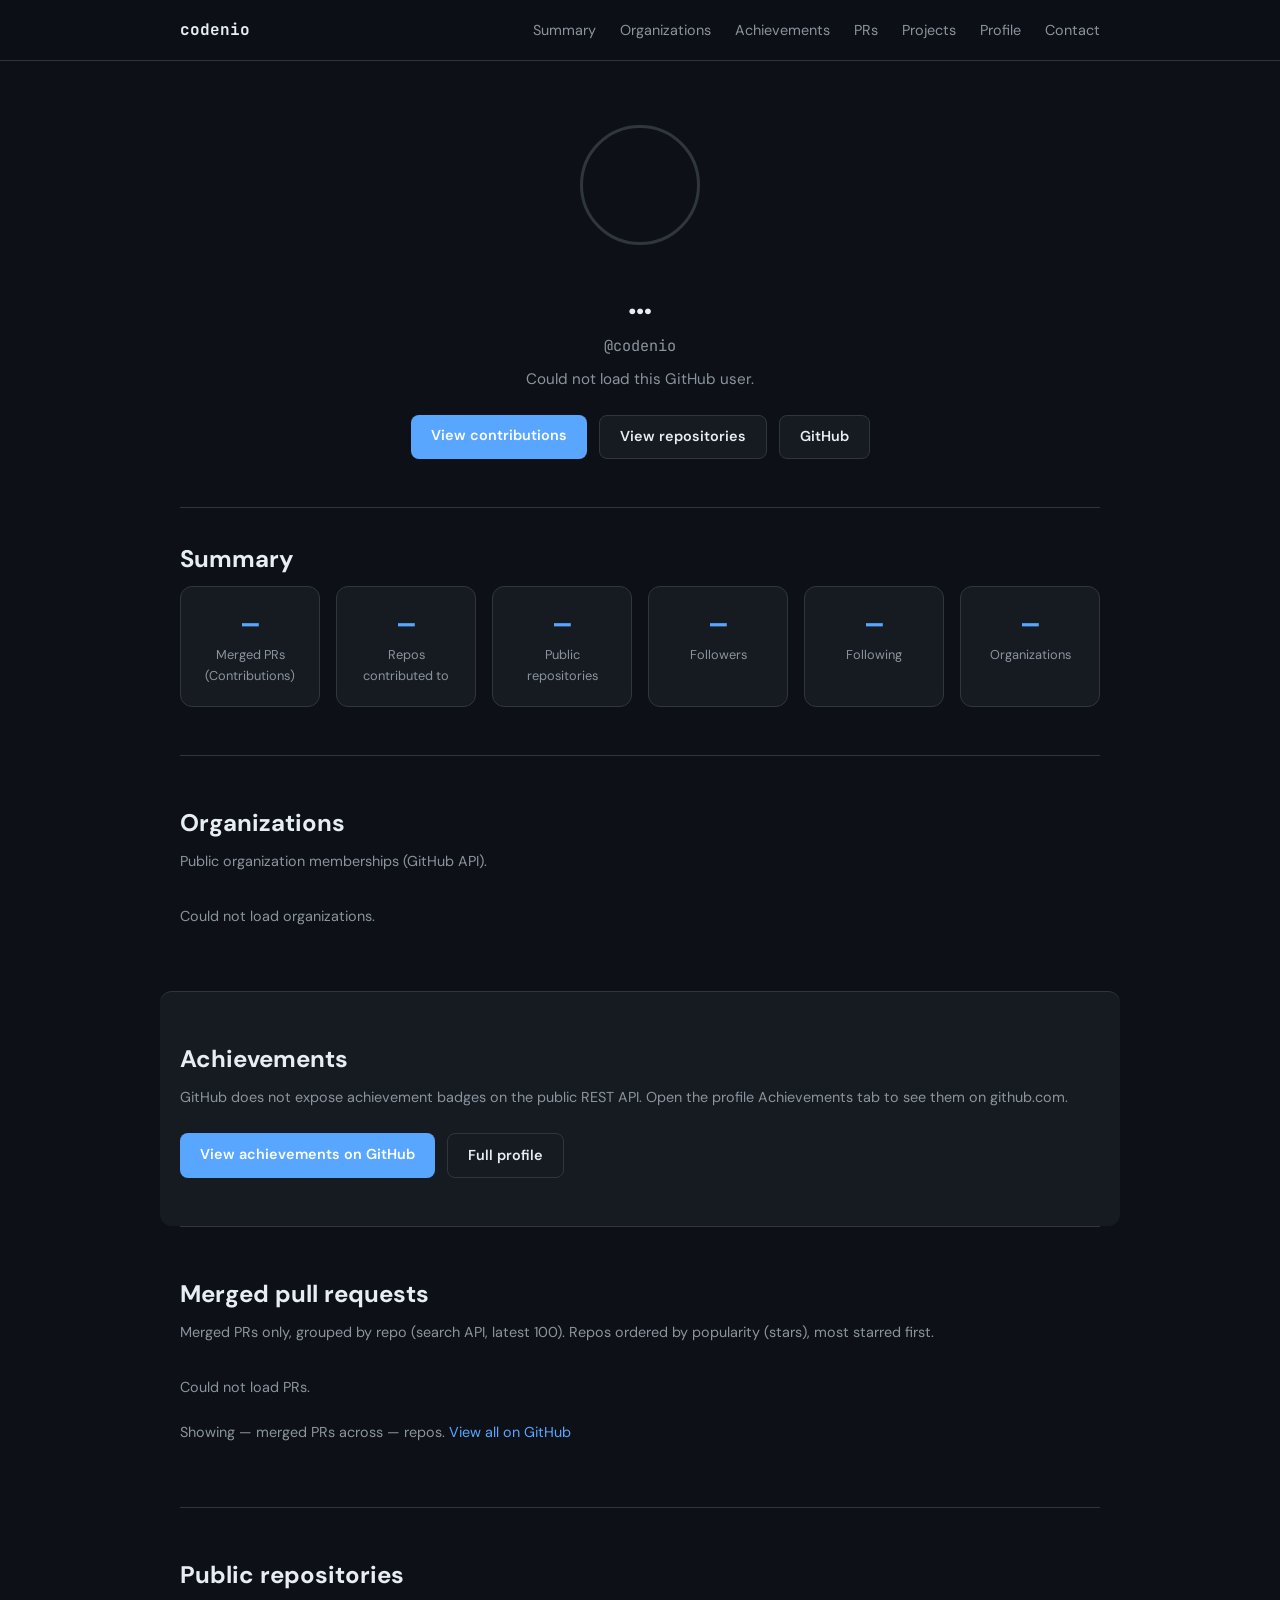
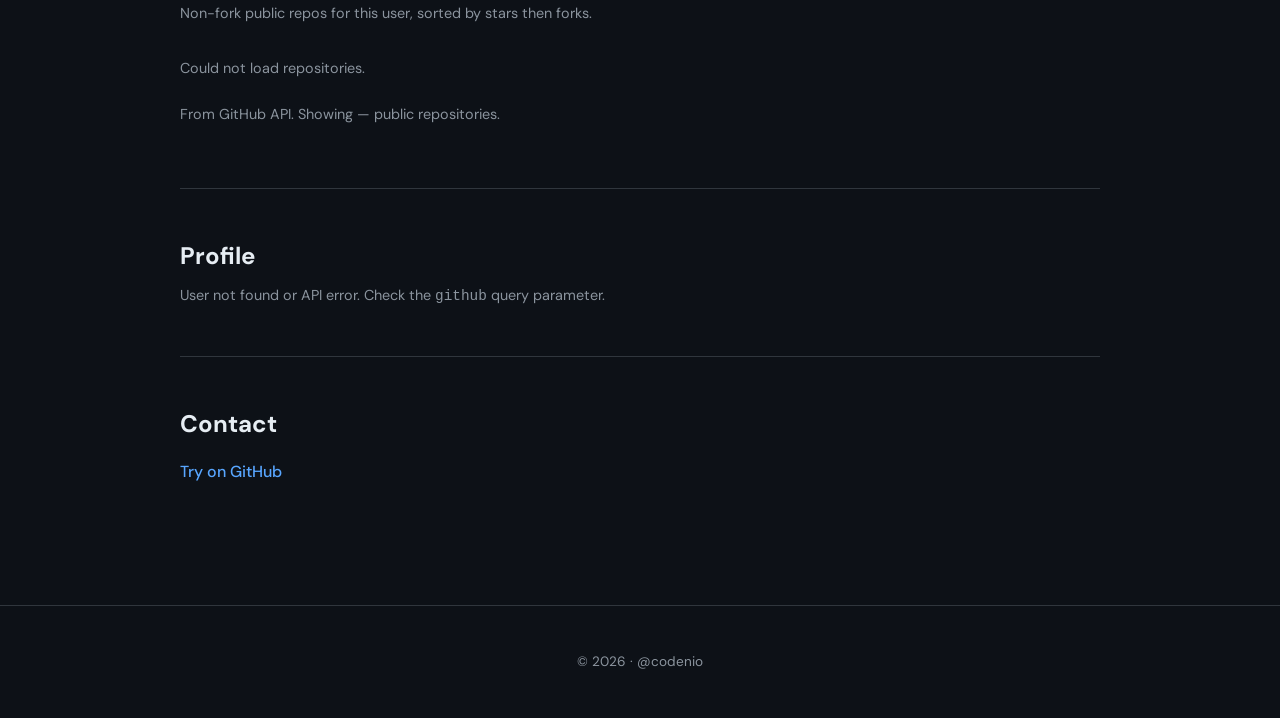
<file: index.html>
<!DOCTYPE html>
<html lang="en">
<head>
  <meta charset="utf-8" />
  <meta name="viewport" content="width=device-width, initial-scale=1.0" />
  <title>Redirecting…</title>
  <meta http-equiv="refresh" content="0;url=/portfolio?github=codenio" />
  <script>
    (function () {
      var params = new URLSearchParams(window.location.search);
      var raw = params.get('github');
      var u = raw && String(raw).trim().replace(/^@+/, '');
      var valid =
        u &&
        u.length >= 1 &&
        u.length <= 39 &&
        /^[a-zA-Z0-9](?:[a-zA-Z0-9]|-(?=[a-zA-Z0-9])){0,38}$/.test(u);
      var dest = valid
        ? '/portfolio?github=' + encodeURIComponent(u)
        : '/portfolio?github=codenio';
      window.location.replace(dest);
    })();
  </script>
</head>
<body>
  <p>Redirecting to <a href="/portfolio?github=codenio">portfolio</a>…</p>
</body>
</html>
</file>
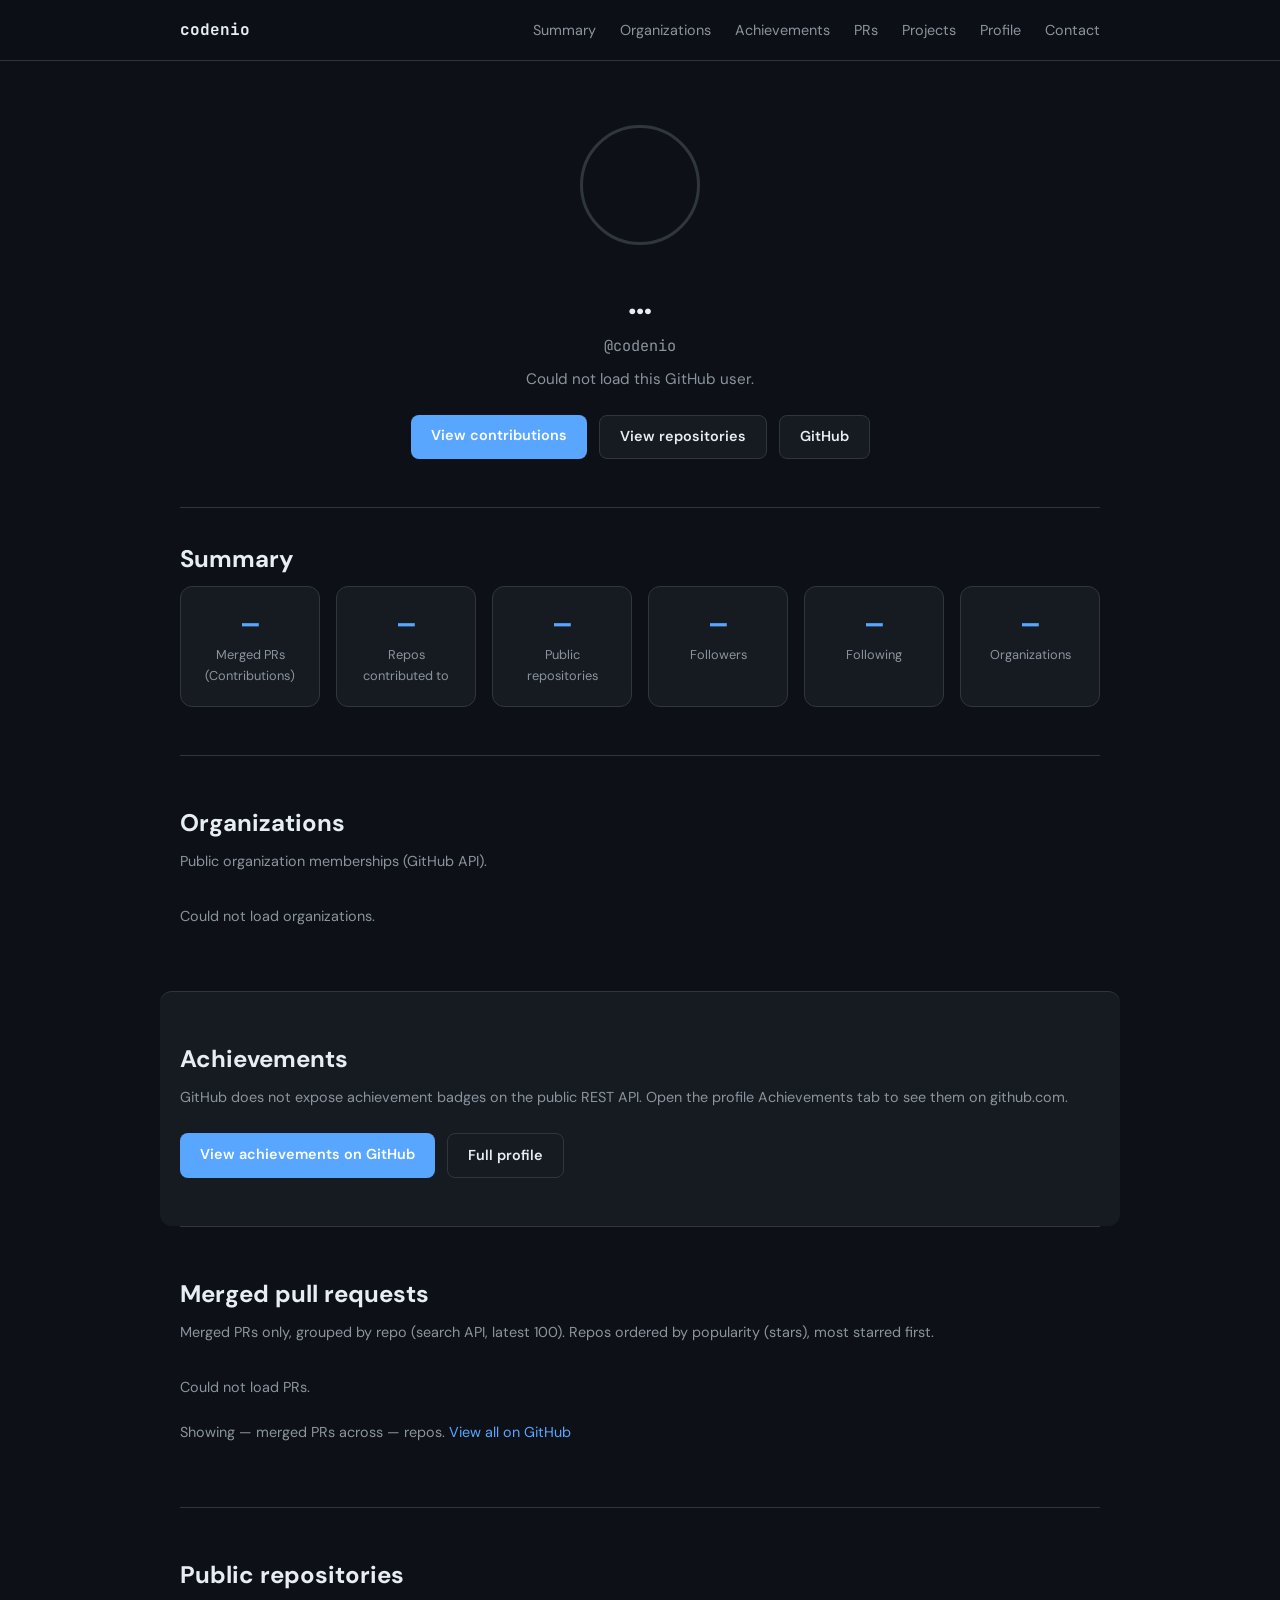
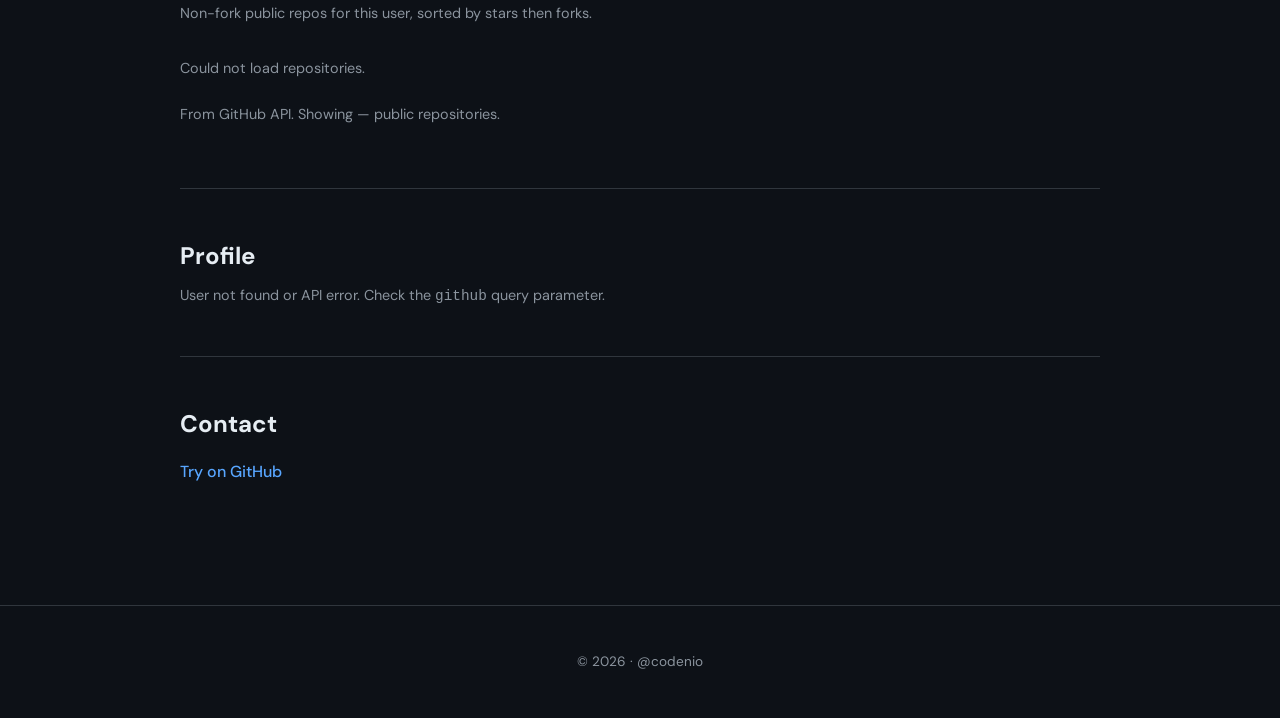
<file: portfolio/index.html>
<!DOCTYPE html>
<html lang="en">
<head>
  <meta charset="UTF-8" />
  <meta name="viewport" content="width=device-width, initial-scale=1.0" />
  <title>GitHub profile</title>
  <meta name="description" content="Live GitHub profile: repos, merged PRs, organizations, and public stats." />
  <link rel="stylesheet" href="/styles.css" />
  <link rel="preconnect" href="https://fonts.googleapis.com" />
  <link rel="preconnect" href="https://fonts.gstatic.com" crossorigin />
  <link href="https://fonts.googleapis.com/css2?family=DM+Sans:ital,opsz,wght@0,9..40,400;0,9..40,600;0,9..40,700;1,9..40,400&family=JetBrains+Mono:wght@400;500&display=swap" rel="stylesheet" />
</head>
<body>
  <header class="header">
    <nav class="nav">
      <a href="#home" class="nav-logo" id="nav-logo">GitHub</a>
      <ul class="nav-links">
        <li><a href="#summary">Summary</a></li>
        <li><a href="#organizations">Organizations</a></li>
        <li><a href="#achievements">Achievements</a></li>
        <li><a href="#pull-requests">PRs</a></li>
        <li><a href="#projects">Projects</a></li>
        <li><a href="#profile">Profile</a></li>
        <li><a href="#contact">Contact</a></li>
      </ul>
      <button class="nav-toggle" aria-label="Toggle menu">
        <span></span><span></span><span></span>
      </button>
    </nav>
  </header>

  <main>
    <div id="github-rate-notice" class="rate-notice" role="alert" hidden></div>
    <section id="home" class="hero">
      <div class="hero-avatar-wrap">
        <img id="avatar" src="[data-uri]" alt="" class="hero-avatar" width="120" height="120" />
      </div>
      <h1 class="hero-title"><span id="hero-name">…</span></h1>
      <p class="hero-tagline" id="hero-login"></p>
      <p class="hero-bio" id="hero-bio">Loading profile…</p>
      <p class="hero-meta" id="hero-meta"></p>
      <div class="hero-cta">
        <a href="#pull-requests" class="btn btn-primary">View contributions</a>
        <a href="#projects" class="btn btn-ghost">View repositories</a>
        <a href="#" id="hero-github-link" target="_blank" rel="noopener" class="btn btn-ghost">GitHub</a>
      </div>
    </section>

    <section id="summary" class="section summary-section">
      <h2 class="section-title">Summary</h2>
      <div class="summary-infographic">
        <a href="#pull-requests" class="summary-card">
          <span class="summary-card-value" id="summary-pr-count">—</span>
          <span class="summary-card-label">Merged PRs (Contributions)</span>
        </a>
        <a href="#pull-requests" class="summary-card">
          <span class="summary-card-value" id="summary-pr-repos">—</span>
          <span class="summary-card-label">Repos contributed to</span>
        </a>
        <a href="#projects" class="summary-card">
          <span class="summary-card-value" id="summary-project-count">—</span>
          <span class="summary-card-label">Public repositories</span>
        </a>
        <a href="#profile" class="summary-card">
          <span class="summary-card-value" id="summary-followers">—</span>
          <span class="summary-card-label">Followers</span>
        </a>
        <a href="#profile" class="summary-card">
          <span class="summary-card-value" id="summary-following">—</span>
          <span class="summary-card-label">Following</span>
        </a>
        <a href="#organizations" class="summary-card">
          <span class="summary-card-value" id="summary-org-count">—</span>
          <span class="summary-card-label">Organizations</span>
        </a>
      </div>
    </section>

    <section id="organizations" class="section">
      <h2 class="section-title">Organizations</h2>
      <p class="section-desc">Public organization memberships (GitHub API).</p>
      <div id="orgs-grid" class="orgs-grid">
        <div class="projects-loading">Loading organizations…</div>
      </div>
    </section>

    <section id="achievements" class="section section--dark">
      <h2 class="section-title">Achievements</h2>
      <p class="section-desc">GitHub does not expose achievement badges on the public REST API. Open the profile Achievements tab to see them on github.com.</p>
      <p class="achievements-actions">
        <a href="#" id="achievements-link" target="_blank" rel="noopener" class="btn btn-primary">View achievements on GitHub</a>
        <a href="#" id="profile-link" target="_blank" rel="noopener" class="btn btn-ghost">Full profile</a>
      </p>
    </section>

    <section id="pull-requests" class="section">
      <h2 class="section-title">Merged pull requests</h2>
      <p class="section-desc">Merged PRs only, grouped by repo (search API, latest 100). Repos ordered by popularity (stars), most starred first.</p>
      <div id="pr-grid" class="pr-grouped">
        <div class="projects-loading">Loading merged PRs…</div>
      </div>
      <p class="projects-note">Showing <span id="pr-count">—</span> merged PRs across <span id="pr-repo-count">—</span> repos. <a href="#" id="pr-search-link" target="_blank" rel="noopener">View all on GitHub</a></p>
    </section>

    <section id="projects" class="section">
      <h2 class="section-title">Public repositories</h2>
      <p class="section-desc">Non-fork public repos for this user, sorted by stars then forks.</p>
      <div id="projects-grid" class="projects-grid">
        <div class="projects-loading">Loading repos…</div>
      </div>
      <p class="projects-note">From GitHub API. Showing <span id="repo-count">—</span> public repositories.</p>
    </section>

    <section id="profile" class="section">
      <h2 class="section-title">Profile</h2>
      <div class="about-content" id="profile-content">
        <p class="projects-loading">Loading…</p>
      </div>
    </section>

    <section id="contact" class="section">
      <h2 class="section-title">Contact</h2>
      <div class="contact-links" id="contact-links">
        <span class="projects-loading">Loading…</span>
      </div>
    </section>
  </main>

  <footer class="footer">
    <p id="footer-line">© <span id="year"></span></p>
  </footer>

  <script src="/script.js"></script>
</body>
</html>
</file>
<file: styles.css>
/* ----- Variables ----- */
:root {
  --bg: #0d1117;
  --bg-card: #161b22;
  --bg-card-hover: #21262d;
  --border: #30363d;
  --text: #e6edf3;
  --text-muted: #8b949e;
  --accent: #58a6ff;
  --accent-soft: rgba(88, 166, 255, 0.15);
  --green: #3fb950;
  --font-sans: 'DM Sans', system-ui, sans-serif;
  --font-mono: 'JetBrains Mono', monospace;
  --radius: 12px;
  --radius-sm: 8px;
  --header-h: 60px;
}

/* ----- Reset & base ----- */
*, *::before, *::after { box-sizing: border-box; }
html { scroll-behavior: smooth; }
body {
  margin: 0;
  font-family: var(--font-sans);
  font-size: 1rem;
  line-height: 1.6;
  color: var(--text);
  background: var(--bg);
  -webkit-font-smoothing: antialiased;
}

a { color: var(--accent); text-decoration: none; }
a:hover { text-decoration: underline; }

/* ----- Header ----- */
.header {
  position: sticky;
  top: 0;
  z-index: 100;
  background: rgba(13, 17, 23, 0.85);
  backdrop-filter: blur(8px);
  border-bottom: 1px solid var(--border);
}
.nav {
  max-width: 960px;
  margin: 0 auto;
  padding: 0 1.25rem;
  height: var(--header-h);
  display: flex;
  align-items: center;
  justify-content: space-between;
}
.nav-logo {
  font-weight: 700;
  font-family: var(--font-mono);
  color: var(--text);
}
.nav-logo:hover { text-decoration: none; color: var(--accent); }
.nav-links {
  display: flex;
  gap: 1.5rem;
  list-style: none;
  margin: 0;
  padding: 0;
}
.nav-links a {
  color: var(--text-muted);
  font-size: 0.9rem;
}
.nav-links a:hover { color: var(--text); }
.nav-toggle {
  display: none;
  flex-direction: column;
  gap: 5px;
  background: none;
  border: none;
  cursor: pointer;
  padding: 8px;
}
.nav-toggle span {
  width: 22px;
  height: 2px;
  background: var(--text);
}

/* ----- Main ----- */
main { max-width: 960px; margin: 0 auto; padding: 0 1.25rem 4rem; }

/* ----- GitHub rate limit ----- */
.rate-notice {
  margin: 1rem 0 0;
  padding: 0.75rem 1rem;
  border-radius: var(--radius-sm);
  border: 1px solid rgba(210, 153, 34, 0.4);
  background: rgba(210, 153, 34, 0.1);
  color: var(--text-muted);
  font-size: 0.875rem;
  line-height: 1.45;
}
.rate-notice p {
  margin: 0;
}
.rate-notice a {
  color: var(--accent);
}
.rate-notice strong {
  color: var(--text);
  font-weight: 600;
}

/* ----- Hero ----- */
.hero {
  padding: 4rem 0 3rem;
  text-align: center;
}
.hero-avatar-wrap {
  margin-bottom: 1.25rem;
}
.hero-avatar {
  width: 120px;
  height: 120px;
  border-radius: 50%;
  border: 3px solid var(--border);
  object-fit: cover;
}
.hero-title {
  font-size: clamp(1.75rem, 4vw, 2.25rem);
  font-weight: 700;
  margin: 0 0 0.25rem;
}
.hero-tagline {
  font-family: var(--font-mono);
  color: var(--text-muted);
  font-size: 0.95rem;
  margin: 0 0 0.5rem;
}
.hero-bio {
  color: var(--text-muted);
  max-width: 480px;
  margin: 0 auto 0.5rem;
  font-size: 0.95rem;
}
.hero-meta {
  color: var(--text-muted);
  font-size: 0.85rem;
  margin: 0 0 1.5rem;
}
.hero-cta {
  display: flex;
  gap: 0.75rem;
  justify-content: center;
  flex-wrap: wrap;
}

/* ----- Buttons ----- */
.btn {
  display: inline-block;
  padding: 0.6rem 1.25rem;
  border-radius: var(--radius-sm);
  font-weight: 600;
  font-size: 0.9rem;
  transition: background 0.2s, color 0.2s;
}
.btn-primary {
  background: var(--accent);
  color: #fff;
  border: none;
}
.btn-primary:hover { background: #79b8ff; text-decoration: none; }
.btn-ghost {
  background: var(--bg-card);
  color: var(--text);
  border: 1px solid var(--border);
}
.btn-ghost:hover { background: var(--bg-card-hover); text-decoration: none; }

/* ----- Sections ----- */
.section {
  padding: 3rem 0;
  border-top: 1px solid var(--border);
}
.section--dark {
  background: var(--bg-card);
  margin: 0 -1.25rem;
  padding-left: 1.25rem;
  padding-right: 1.25rem;
  border-radius: var(--radius);
}
.section-title {
  font-size: 1.5rem;
  font-weight: 700;
  margin: 0 0 0.5rem;
}
.section-desc {
  color: var(--text-muted);
  font-size: 0.9rem;
  margin: 0 0 1.5rem;
}

/* ----- About ----- */
.about-content p { margin: 0 0 0.75rem; }
.about-content p:last-child { margin-bottom: 0; }

.summary-section { padding-top: 2rem; }
.summary-infographic {
  display: grid;
  grid-template-columns: repeat(auto-fit, minmax(140px, 1fr));
  gap: 1rem;
  margin-top: 0.5rem;
}
.summary-card {
  background: var(--bg-card);
  border: 1px solid var(--border);
  border-radius: var(--radius);
  padding: 1.25rem;
  text-align: center;
  text-decoration: none;
  color: inherit;
  transition: border-color 0.2s, background 0.2s, transform 0.15s;
}
.summary-card:hover {
  border-color: var(--accent);
  background: var(--bg-card-hover);
  transform: translateY(-2px);
}
.summary-card-value {
  display: block;
  font-size: 1.75rem;
  font-weight: 700;
  color: var(--accent);
  font-family: var(--font-mono);
  line-height: 1.2;
}
.summary-card-label {
  display: block;
  font-size: 0.8rem;
  color: var(--text-muted);
  margin-top: 0.25rem;
}

/* ----- Organizations ----- */
.orgs-grid {
  display: grid;
  grid-template-columns: repeat(auto-fill, minmax(240px, 1fr));
  gap: 1rem;
}
.org-card {
  background: var(--bg-card);
  border: 1px solid var(--border);
  border-radius: var(--radius);
  overflow: hidden;
  transition: border-color 0.2s, background 0.2s;
}
.org-card:hover {
  border-color: var(--accent);
  background: var(--bg-card-hover);
}
.org-card-link {
  display: flex;
  align-items: flex-start;
  gap: 1rem;
  padding: 1rem 1.25rem;
  color: inherit;
  text-decoration: none;
}
.org-card-link:hover { text-decoration: none; }
.org-avatar {
  width: 48px;
  height: 48px;
  border-radius: var(--radius-sm);
  flex-shrink: 0;
  object-fit: cover;
  border: 1px solid var(--border);
}
.org-card-body { min-width: 0; }
.org-name {
  font-weight: 600;
  font-size: 1rem;
  margin: 0 0 0.35rem;
  font-family: var(--font-mono);
  color: var(--accent);
}
.org-desc {
  font-size: 0.85rem;
  color: var(--text-muted);
  margin: 0;
  line-height: 1.45;
  display: -webkit-box;
  -webkit-line-clamp: 2;
  -webkit-box-orient: vertical;
  overflow: hidden;
}

/* ----- Achievements CTA ----- */
.achievements-actions {
  display: flex;
  flex-wrap: wrap;
  gap: 0.75rem;
  margin: 0;
}

/* ----- Projects ----- */
.projects-filters {
  display: flex;
  gap: 0.5rem;
  margin-bottom: 1.25rem;
}
.filter-btn {
  padding: 0.4rem 0.9rem;
  border-radius: var(--radius-sm);
  border: 1px solid var(--border);
  background: var(--bg-card);
  color: var(--text-muted);
  font-size: 0.85rem;
  cursor: pointer;
  font-family: inherit;
}
.filter-btn:hover { color: var(--text); background: var(--bg-card-hover); }
.filter-btn.active {
  background: var(--accent-soft);
  color: var(--accent);
  border-color: var(--accent);
}
.projects-grid {
  display: grid;
  grid-template-columns: repeat(auto-fill, minmax(280px, 1fr));
  gap: 1rem;
}
.projects-loading,
.projects-note {
  color: var(--text-muted);
  font-size: 0.9rem;
  grid-column: 1 / -1;
}
.projects-note { margin-top: 0.5rem; }
.project-card {
  background: var(--bg-card);
  border: 1px solid var(--border);
  border-radius: var(--radius);
  padding: 1.25rem;
  transition: border-color 0.2s, background 0.2s;
}
.project-card:hover {
  border-color: var(--accent);
  background: var(--bg-card-hover);
}
.project-card a { color: inherit; }
.project-card a:hover { text-decoration: none; }
.project-name {
  font-weight: 600;
  font-size: 1rem;
  margin: 0 0 0.35rem;
  display: flex;
  align-items: center;
  gap: 0.5rem;
}
.project-name a { color: var(--text); }
.project-desc {
  color: var(--text-muted);
  font-size: 0.85rem;
  margin: 0 0 0.75rem;
  line-height: 1.45;
  display: -webkit-box;
  -webkit-line-clamp: 2;
  -webkit-box-orient: vertical;
  overflow: hidden;
}
.project-meta {
  display: flex;
  align-items: center;
  gap: 0.75rem;
  font-size: 0.8rem;
  color: var(--text-muted);
  font-family: var(--font-mono);
}
.project-lang {
  padding: 0.15rem 0.5rem;
  border-radius: 4px;
  background: var(--accent-soft);
  color: var(--accent);
}
.project-stats span { margin-right: 0.5rem; }

/* ----- Pull requests ----- */
.pr-grouped {
  display: flex;
  flex-direction: column;
  gap: 2rem;
}
.pr-grouped .projects-loading { margin: 0; }
.pr-repo-group {
  border: 1px solid var(--border);
  border-radius: var(--radius);
  background: var(--bg-card);
  overflow: hidden;
}
.pr-repo-group[open] .pr-repo-heading { border-bottom: 1px solid var(--border); }
.pr-repo-heading {
  display: flex;
  flex-wrap: wrap;
  align-items: center;
  gap: 0.5rem 1rem;
  padding: 1rem 1.25rem;
  font-size: 1rem;
  font-weight: 600;
  cursor: pointer;
  list-style: none;
  margin: 0;
}
.pr-repo-stats {
  display: inline-flex;
  flex-wrap: wrap;
  align-items: center;
  gap: 0.35rem 0.85rem;
  margin-left: auto;
  font-size: 0.78rem;
  font-weight: 400;
  color: var(--text-muted);
  font-family: var(--font-mono);
}
.pr-repo-stat {
  white-space: nowrap;
}
.pr-repo-heading::-webkit-details-marker { display: none; }
.pr-repo-heading::before {
  content: '▶';
  font-size: 0.65rem;
  color: var(--text-muted);
  margin-right: 0.35rem;
  transition: transform 0.2s;
}
.pr-repo-group[open] .pr-repo-heading::before { transform: rotate(90deg); }
.pr-repo-link {
  font-family: var(--font-mono);
  color: var(--accent);
}
.pr-repo-link:hover { color: var(--text); text-decoration: none; }
.pr-repo-count {
  font-size: 0.78rem;
  font-weight: 600;
  color: var(--accent);
  font-family: var(--font-mono);
  white-space: nowrap;
}
.pr-repo-group .pr-grid {
  padding: 1rem 1.25rem 1.25rem;
  display: grid;
  grid-template-columns: repeat(auto-fill, minmax(260px, 1fr));
  gap: 0.75rem;
}
.pr-card {
  background: var(--bg);
  border: 1px solid var(--border);
  border-radius: var(--radius-sm);
  padding: 1rem;
  transition: border-color 0.2s, background 0.2s;
}
.pr-card:hover {
  border-color: var(--accent);
  background: var(--bg-card-hover);
}
.pr-card a { color: inherit; }
.pr-card a:hover { text-decoration: none; }
.pr-title {
  font-weight: 600;
  font-size: 0.9rem;
  margin: 0 0 0.4rem;
  line-height: 1.35;
  display: -webkit-box;
  -webkit-line-clamp: 2;
  -webkit-box-orient: vertical;
  overflow: hidden;
  color: var(--text);
}
.pr-meta {
  display: flex;
  align-items: center;
  flex-wrap: wrap;
  gap: 0.5rem 0.75rem;
  font-size: 0.78rem;
  color: var(--text-muted);
  font-family: var(--font-mono);
}
.pr-state {
  padding: 0.12rem 0.4rem;
  border-radius: 4px;
  font-size: 0.7rem;
}
.pr-state--merged {
  background: rgba(63, 185, 80, 0.2);
  color: var(--green);
}
.pr-date { color: var(--text-muted); }
.pr-num { color: var(--text-muted); }

/* ----- Contact ----- */
.contact-links {
  display: flex;
  gap: 1.5rem;
  flex-wrap: wrap;
}
.contact-link {
  font-weight: 500;
  padding: 0.5rem 0;
}
.contact-link:hover { color: var(--accent); }

/* ----- Footer ----- */
.footer {
  text-align: center;
  padding: 2rem 1rem;
  border-top: 1px solid var(--border);
  color: var(--text-muted);
  font-size: 0.85rem;
}

/* ----- Mobile ----- */
@media (max-width: 640px) {
  .nav-links {
    display: none;
    position: absolute;
    top: var(--header-h);
    left: 0;
    right: 0;
    background: var(--bg-card);
    flex-direction: column;
    padding: 1rem;
    border-bottom: 1px solid var(--border);
  }
  .nav-links.open { display: flex; }
  .nav-toggle { display: flex; }
  .hero { padding-top: 2.5rem; }
  .section { padding: 2rem 0; }
  .pr-repo-stats {
    margin-left: 0;
    width: 100%;
    padding-left: 1.15rem;
  }
}
</file>
